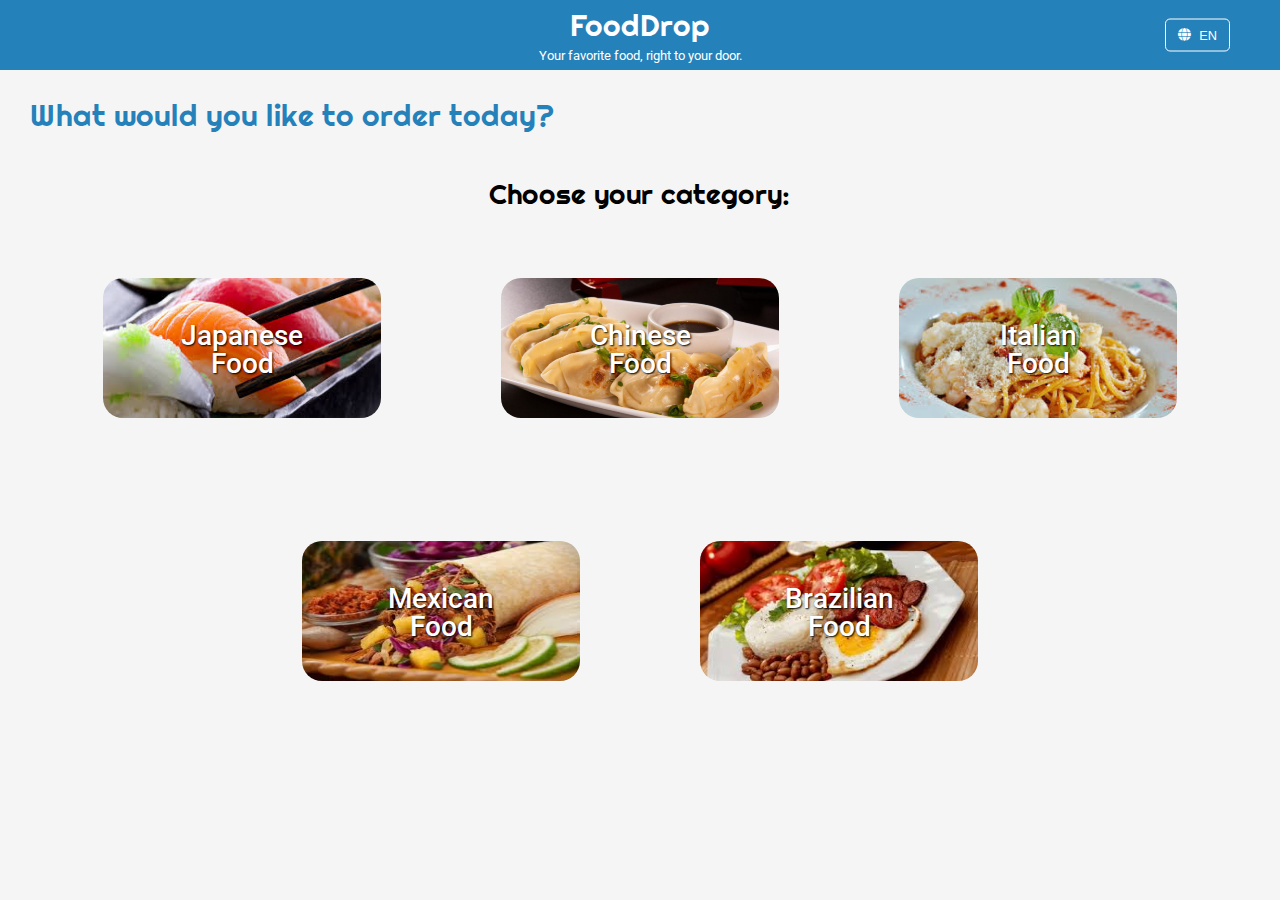
<file: index.html>
<!DOCTYPE html>
<html lang="en">
  <head>
    <meta charset="UTF-8" />
    <meta name="viewport" content="width=device-width, initial-scale=1.0" />
    <link
      rel="stylesheet"
      href="https://cdnjs.cloudflare.com/ajax/libs/font-awesome/6.5.2/css/all.min.css"
    />
    <link rel="preconnect" href="https://fonts.googleapis.com" />
    <link rel="preconnect" href="https://fonts.gstatic.com" crossorigin />
    <link
      href="https://fonts.googleapis.com/css2?family=JetBrains+Mono:ital,wght@0,100..800;1,100..800&family=Playfair+Display:ital,wght@0,400..900;1,400..900&family=Recursive:wght@300..1000&family=Righteous&family=Roboto+Mono:ital,wght@0,100..700;1,100..700&family=Roboto:ital,wght@0,100;0,300;0,400;0,500;0,700;0,900;1,100;1,300;1,400;1,500;1,700;1,900&display=swap"
      rel="stylesheet"
    />
    <link rel="stylesheet" href="reset.css" />
    <link rel="stylesheet" href="style.css" />
    <title>FoodDrop</title>
  </head>
  <body>
    <header class="main-header">
      <div>
        <h1 class="logo-title">FoodDrop</h1>
        <h3 class="tagline">Your favorite food, right to your door.</h3>
      </div>
      <div class="lang-switcher">
        <button class="lang-button" id="language-toggle">
          <i class="fas fa-globe"></i>
          <span>EN</span>
        </button>

        <div class="dropdown" id="language-menu">
          <a href="#" data-lang="en">EN</a>
          <a href="#" data-lang="pt">PT</a>
        </div>
      </div>
    </header>

    <section class="hero">
      <h1>What would you like to order today?</h1>
    </section>
    <section class="category-intro">
      <p>Choose your category:</p>
    </section>

    <section class="categories-list">
      <a class="category-card" href="category.html?type=japanese" data-category="japanese">
        <img src="images/categories/japanese.jpeg" alt="Japanese Food" />
        <span>Japanese Food</span>
      </a>
      <a class="category-card" href="category.html?type=chinese" data-category="chinese">
        <img src="images/categories/chinese.jpeg" alt="Chinese Food" />
        <span>Chinese Food</span>
      </a>
      <a class="category-card" href="category.html?type=italian" data-category="italian">
        <img src="images/categories/italian.jpeg" alt="Italian Food" />
        <span>Italian Food</span>
      </a>
      <a class="category-card" href="category.html?type=mexican" data-category="mexican">
        <img src="images/categories/mexican.jpeg" alt="Mexican Food" />
        <span>Mexican Food</span>
      </a>
      <a class="category-card" href="category.html?type=brazilian" data-category="brazilian">
        <img src="images/categories/brazilian.jpeg" alt="Brazilian Food" />
        <span>Brazilian Food</span>
      </a>
    </section>
    <script src="script.js"></script>
  </body>
</html>
</file>
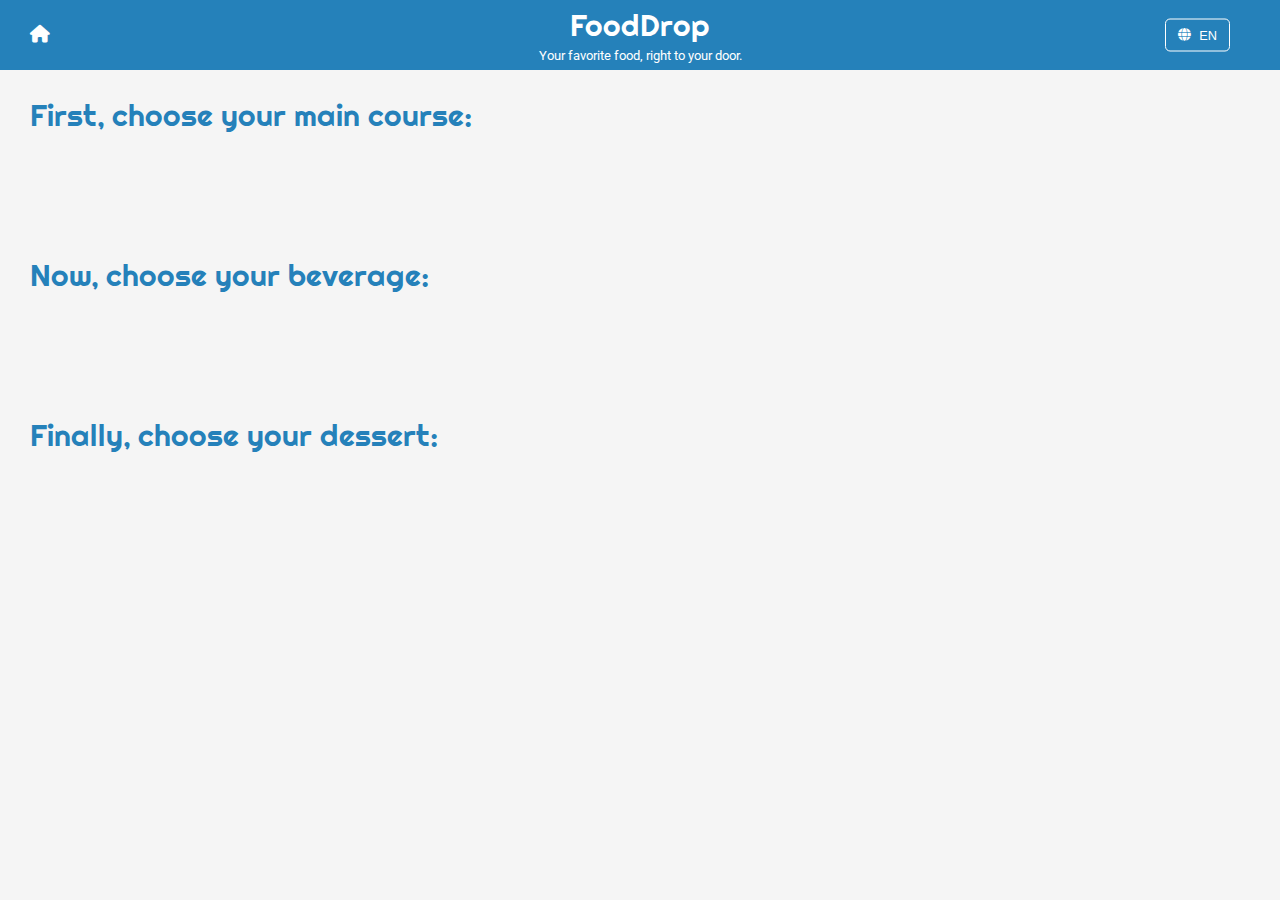
<file: category.html>
<!DOCTYPE html>
<html lang="pt-BR">
  <head>
    <meta charset="utf-8" />
    <meta name="viewport" content="width=device-width, initial-scale=1" />
    <link
      rel="stylesheet"
      href="https://cdnjs.cloudflare.com/ajax/libs/font-awesome/6.5.2/css/all.min.css"
    />
    <link rel="preconnect" href="https://fonts.googleapis.com" />
    <link rel="preconnect" href="https://fonts.gstatic.com" crossorigin />
    <link
      href="https://fonts.googleapis.com/css2?family=JetBrains+Mono:ital,wght@0,100..800;1,100..800&family=Playfair+Display:ital,wght@0,400..900;1,400..900&family=Recursive:wght@300..1000&family=Righteous&family=Roboto+Mono:ital,wght@0,100..700;1,100..700&family=Roboto:ital,wght@0,100;0,300;0,400;0,500;0,700;0,900;1,100;1,300;1,400;1,500;1,700;1,900&display=swap"
      rel="stylesheet"
    />
    <link rel="stylesheet" href="reset.css" />
    <link rel="stylesheet" href="style.css" />
    <title>FoodDrop</title>
  </head>
  <body>
    <header class="main-header">
      <a href="index.html" class="home-link">
        <i class="fa-solid fa-house"></i>
      </a>
      <div>
        <h1 class="logo-title">FoodDrop</h1>
        <h3 class="tagline">Your favorite food, right to your door.</h3>
      </div>
      <div class="lang-switcher">
        <button class="lang-button" id="language-toggle">
          <i class="fas fa-globe"></i>
          <span>EN</span>
        </button>

        <div class="dropdown" id="language-menu">
          <a href="#" data-lang="en">EN</a>
          <a href="#" data-lang="pt">PT</a>
        </div>
    </header>

    <main class="category-page">
      <section class="category-title" style="  margin-top: 100px;">
        <h1>First, choose your main course:</h1>
        <div class="menu-items" id="main-courses"></div>
      </section>

      <section class="category-title">
        <h1>Now, choose your beverage:</h1>
        <div class="menu-items" id="drinks"></div>
      </section>

      <section class="category-title">
        <h1>Finally, choose your dessert:</h1>
        <div class="menu-items" id="desserts"></div>
      </section>
    </main>

    <script src="category.js"></script>
  </body>
</html>
</file>
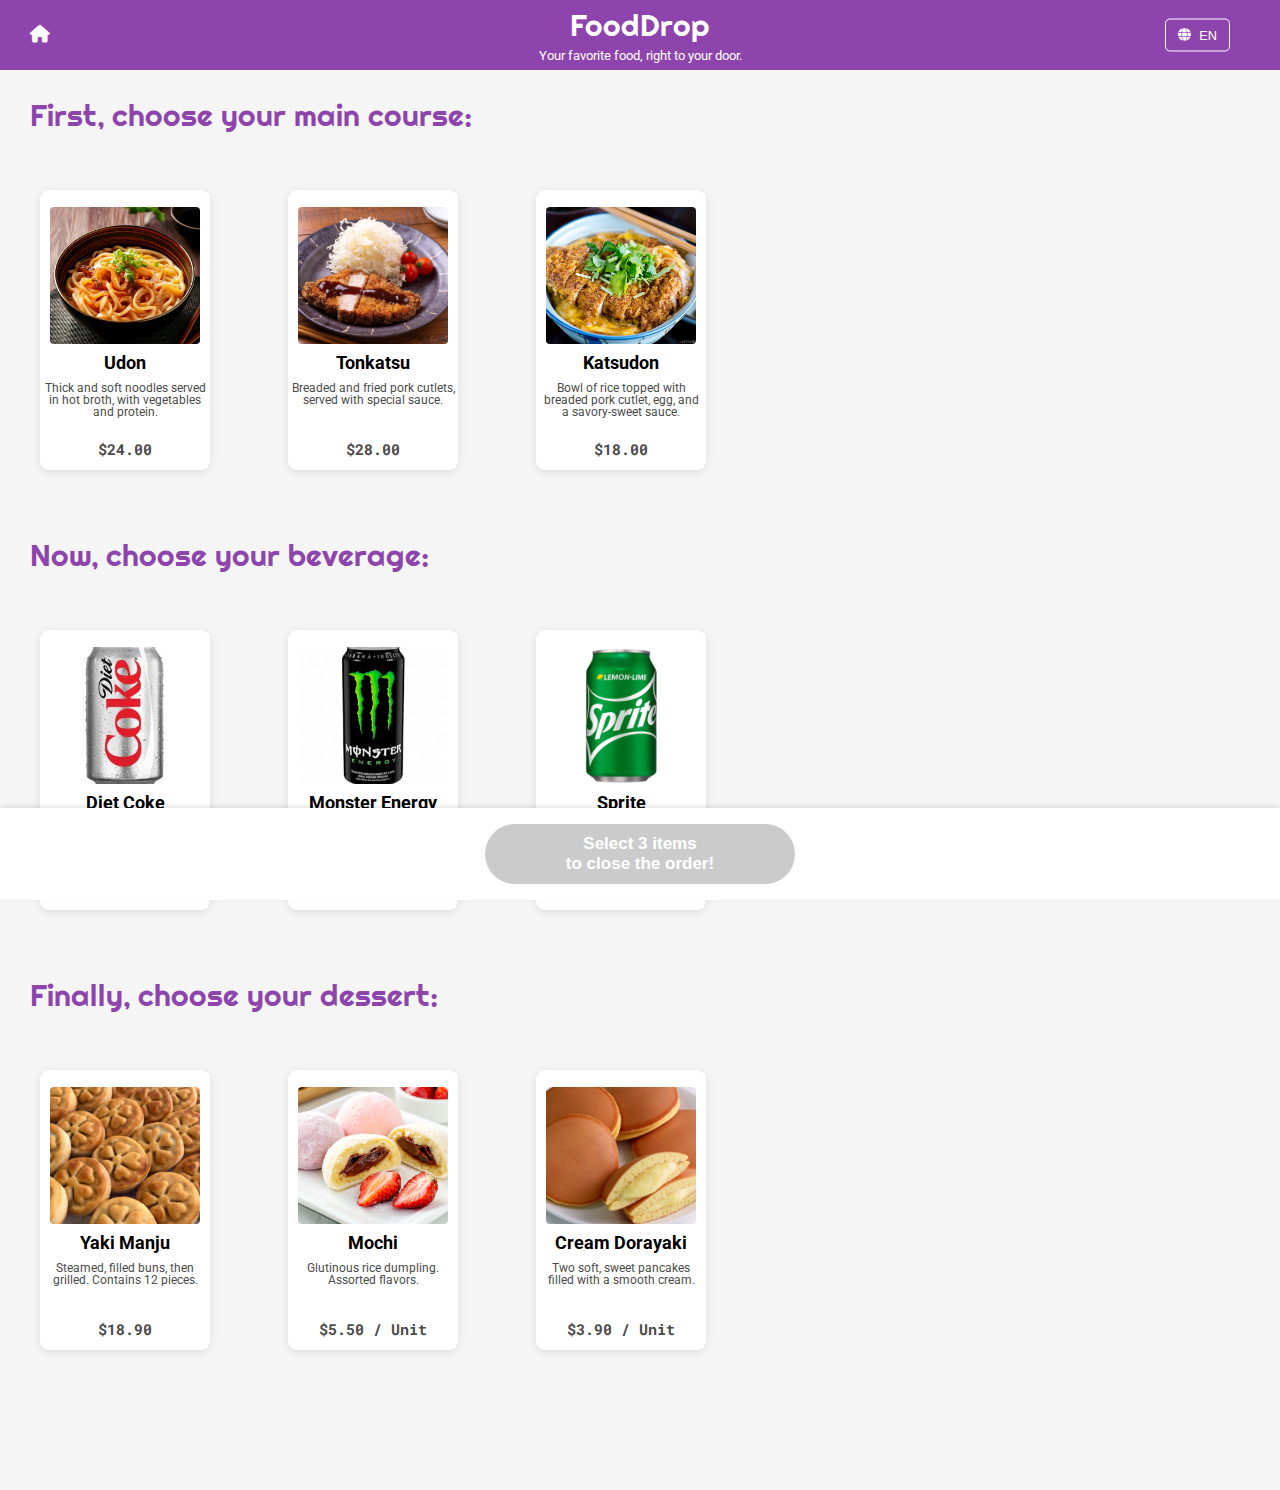
<file: frontend/category.html>
<!DOCTYPE html>
<html lang="pt-BR">
  <head>
    <meta charset="utf-8" />
    <meta name="viewport" content="width=device-width, initial-scale=1" />
    <link
      rel="stylesheet"
      href="https://cdnjs.cloudflare.com/ajax/libs/font-awesome/6.5.2/css/all.min.css"
    />
    <link rel="preconnect" href="https://fonts.googleapis.com" />
    <link rel="preconnect" href="https://fonts.gstatic.com" crossorigin />
    <link
      href="https://fonts.googleapis.com/css2?family=JetBrains+Mono:ital,wght@0,100..800;1,100..800&family=Playfair+Display:ital,wght@0,400..900;1,400..900&family=Recursive:wght@300..1000&family=Righteous&family=Roboto+Mono:ital,wght@0,100..700;1,100..700&family=Roboto:ital,wght@0,100;0,300;0,400;0,500;0,700;0,900;1,100;1,300;1,400;1,500;1,700;1,900&display=swap"
      rel="stylesheet"
    />
    <link rel="stylesheet" href="reset.css" />
    <link rel="stylesheet" href="style.css" />
    <title>FoodDrop</title>
  </head>
  <body>
    <header class="main-header">
      <a href="index.html" class="home-link">
        <i class="fa-solid fa-house"></i>
      </a>
      <div>
        <h1 class="logo-title">FoodDrop</h1>
        <h3 class="tagline">Your favorite food, right to your door.</h3>
      </div>
      <div class="lang-switcher">
        <button class="lang-button" id="language-toggle">
          <i class="fas fa-globe"></i>
          <span>EN</span>
        </button>

        <div class="dropdown" id="language-menu">
          <a href="#" data-lang="en">EN</a>
          <a href="#" data-lang="pt">PT</a>
        </div>
    </header>

    <main class="category-page">
      <section class="category-title" style="  margin-top: 100px;">
        <h1>First, choose your main course:</h1>
        <div class="menu-items" id="main-courses"></div>
      </section>

      <section class="category-title">
        <h1>Now, choose your beverage:</h1>
        <div class="menu-items" id="drinks"></div>
      </section>

      <section class="category-title" style="margin-bottom: 100px;">
        <h1>Finally, choose your dessert:</h1>
        <div class="menu-items" id="desserts"></div>
      </section>
    </main>

    <div class="checkout-container">
        <div class="checkout-button" disabled onclick="verifyOrder()">
            <button class="disabled" id="checkout-button-text">Select 3 items<br>to close the order!</button>
        </div>
    </div>

    <div id="information-modal" class="hidden information-modal-backdrop">
        <div class="confirmation-box">
            <h1 id="confirm-order-title" style="margin-bottom:25px;">Confirm your order</h1>
            <ul id="order-details">
            </ul>
            <p id="order-total" style="margin-top: 12px"><strong>Total: $0.00</strong></p> 
            <a href="#" class="confirm-order-button" style="margin-top: 20px;" onclick="confirmOrder()">Confirm and Place Order!</a>
            <button class="cancel-button" onclick="cancelOrder()">Cancel order</button> 
        </div>
    </div>

    <script src="category.js"></script>
  </body>
</html>
</file>
<file: style.css>
body {
  background-color: #f5f5f5;
  font-family: Arial, sans-serif;
  color: #333;
  margin: 0;
  padding: 0;
  height: auto;
}

.main-header {
  background-color: #2581ba;
  width: 100vw;
  height: 70px;
  position: fixed;
  top: 0;
  left: 0;
  z-index: 1000;
}

.logo-title {
  font-family: Righteous;
  font-size: 30px;
  color: white;
  display: flex;
  justify-content: center;
  margin-top: 10px;
}

.tagline {
  font-family: "Roboto", sans-serif;
  font-size: 13px;
  color: white;
  display: flex;
  justify-content: center;
  margin-top: 9px;
}

.lang-switcher {
  position: relative;
  display: flex;
  position: absolute;
  right: 50px;
  top: 50%;
  transform: translateY(-50%);
}

.lang-button {
  background-color: transparent;
  color: white;
  border: 1px solid white;
  padding: 8px 12px;
  cursor: pointer;
  border-radius: 5px;
  font-size: 0.8rem;
  display: flex;
  align-items: center;
}

.lang-button i {
  margin-right: 8px;
}

.dropdown {
  display: none;
  position: absolute;
  top: 100%;
  right: 0;
  background-color: #333;
  min-width: 80px;
  border-radius: 5px;
  box-shadow: 0 4px 8px rgba(0, 0, 0, 0.2);
  padding: 5px 0;
  text-align: center;
}

.dropdown a {
  color: white;
  padding: 10px;
  text-decoration: none;
  display: block;
  font-size: 0.8rem;
}

.dropdown a:hover {
  background-color: #555;
}

.hero h1 {
  color: #2581ba;
  text-align: left;
  font-family: Righteous;
  font-size: 30px;
  margin-left: 30px;
  margin-top: 100px;
}

.category-intro p {
  color: black;
  font-family: Righteous;
  text-align: center;
  font-size: 28px;
  margin-top: 50px;
}

.categories-list {
  display: flex;
  flex-wrap: wrap;
  justify-content: center;
  gap: 120px;
  margin-top: 70px;
  margin-left: 25px;
  margin-right: 25px;
  margin-bottom: 70px;
}

.category-card {
  border: none;
  background: none;
  cursor: pointer;
  text-align: center;
  position: relative;
}

.category-card img {
  width: 278px;
  height: 140px;
  border-radius: 20px;
  filter: brightness(1);
  transition: filter 0.5s ease, transform 0.5s ease;
}

.category-card span {
  position: absolute;
  top: 50%;
  left: 50%;
  transform: translate(-50%, -50%);
  color: white;
  font-family: "Roboto", sans-serif;
  font-weight: 500;
  font-size: 28px;
  z-index: 2;
  text-shadow: 1px 1px 2px #000;
}

.category-card:hover img {
  filter: brightness(0.7);
  transform: scale(1.05);
}

.home-link {
  position: absolute;
  top: 25px;
  left: 30px;
  font-size: 1.1rem;
  color: #fff;
  text-decoration: none;
  transition: transform 0.2s ease, opacity 0.2s ease;
}

.home-link:hover {
  transform: scale(1.1);
  opacity: 0.8;
}

.category-title h1 {
  color: #2581ba;
  text-align: left;
  font-family: Righteous;
  font-size: 30px;
  margin-left: 30px;
  margin-top: 30px;
}

.menu-items {
  display: flex;
  justify-content: start;
  gap: 78px;
  padding: 40px;
  margin-top: 20px;
}

.card {
  background-color: white;
  border-radius: 9px;
  box-shadow: 0 2px 8px rgba(0, 0, 0, 0.1);
  width: 170px;
  min-height: 280px;
  box-sizing: border-box;
  min-width: 170px;
  border: 3px solid transparent;
  display: flex;
  flex-direction: column;
  align-items: center;
  justify-content: flex-start;
  padding-bottom: 10px;
}

.card:hover {
  z-index: 0;
  transform: scale(1.05);
}

.card img {
  width: 150px;
  height: 137px;
  object-fit: cover;
  border-radius: 4px;
  margin-top: 14px;
}

.card h2 {
  font-family: "Roboto", sans-serif;
  font-weight: bold;
  font-size: 18px;
  color: black;
  text-align: center;
  margin: 10px 0 10px;
}

.card p {
  font-family: "Roboto", sans-serif;
  font-size: 12px;
  color: #4b4b4b;
  padding-left: 5px;
  padding-right: 5px;
  margin-bottom: 10px;
  text-align: center;
  width: 100%;
  flex-grow: 1;
  display: flex;
  flex-direction: column;
  justify-content: flex-start;
}

.card .price {
  display: block;
  font-family: "Roboto Mono", monospace;
  font-size: 15px;
  color: #4b4b4b;
  font-weight: bold;
}

.card.selected {
  border: 3px solid #2581ba;
  box-shadow: 0 4px 15px rgba(37, 129, 186, 0.5);
  transform: scale(1.02);
}

.checkout-container {
  display: flex;
  justify-content: center;
  align-items: center;
  width: 100%;
  height: 92px;
  background-color: #ffffff;
  position: fixed;
  bottom: 0;
  left: 0;
  right: 0;
  z-index: 1000;
  box-shadow: 0 -2px 5px rgba(0, 0, 0, 0.1);
}

.checkout-button {
  cursor: pointer;
  text-align: center;
}

#checkout-button-text {
  width: 310px;
  height: 60px;
  border-radius: 50px;
  border: none;
  font-size: 17px;
  font-weight: bold;
  display: flex;
  justify-content: center;
  align-items: center;
  padding: 0 20px;
  line-height: 1.2;
  transition: background-color 0.3s ease;
}

#checkout-button-text.disabled {
  background-color: #cbcbcb;
  color: #ffffff;
}

#checkout-button-text.enabled {
  background-color: #2581ba;
  color: white;
}

#information-modal {
  display: flex;
  justify-content: center;
  align-items: center;
  position: fixed;
  z-index: 2000;
  top: 0;
  left: 0;
  right: 0;
  bottom: 0;
  background-color: rgba(255, 255, 255, 0.8);
}

.hidden {
  display: none !important;
}

.confirmation-box {
  width: 310px;
  padding: 20px 0;
  border-radius: 9px;
  background-color: #2581ba;
  box-shadow: 0 4px 15px rgba(0, 0, 0, 0.4);
  box-sizing: border-box;
  display: flex;
  flex-direction: column;
  align-items: center;
}

.confirmation-box h1#confirm-order-title {
  font-family: Roboto, sans-serif;
  font-size: 22px;
  font-weight: 700;
  color: white;
  margin: 10px 0 20px;
  text-align: center;
}

#order-details {
  padding: 0 20px;
  width: 100%;
  box-sizing: border-box;
}

.item-detail {
  font-family: Roboto, sans-serif;
  font-size: 18px;
  color: white;
  margin-bottom: 5px;
  display: flex;
  justify-content: space-between;
  align-items: flex-end;
  padding: 0 5px;
}

.item-detail .detail-name {
  word-break: break-word;
  margin-right: 10px;
  text-align: left;
  flex-grow: 1;
}

.item-detail .detail-price {
    white-space: nowrap; 
    text-align: right;
}

#order-total {
    font-family: Roboto, sans-serif;
    font-size: 21px;
    font-weight: 600;
    color: white;
    text-align: center;
    margin: 20px 0;
}

.confirm-order-button {
  display: block;
  text-align: center;
  text-decoration: none;
  font-family: Roboto, sans-serif;
  font-size: 20px;
  font-weight: 700;
  color: #2581ba;
  width: 280px;
  height: 45px;
  background-color: #ffffff;
  border-radius: 100px;
  padding-top: 5px;
  line-height: 40px;
  margin-top: 15px;
}

.cancel-button {
  font-family: Roboto, sans-serif;
  font-size: 18px;
  font-weight: 700;
  background: none;
  border: none;
  color: #ffffff;
  cursor: pointer;
  margin-top: 15px;
  text-decoration: underline;
}
</file>
<file: frontend/style.css>
body {
  background-color: #f5f5f5;
  font-family: Arial, sans-serif;
  color: #333;
  margin: 0;
  padding: 0;
  height: auto;
}

.main-header {
  background-color: #8e44ad;
  width: 100vw;
  height: 70px;
  position: fixed;
  top: 0;
  left: 0;
  z-index: 1000;
}

.logo-title {
  font-family: Righteous, sans-serif;
  font-size: 30px;
  color: white;
  display: flex;
  justify-content: center;
  margin-top: 10px;
}

.tagline {
  font-family: "Roboto", sans-serif;
  font-size: 13px;
  color: white;
  display: flex;
  justify-content: center;
  margin-top: 9px;
}

.lang-switcher {
  display: flex;
  position: absolute;
  right: 50px;
  top: 50%;
  transform: translateY(-50%);
}

.lang-button {
  background-color: transparent;
  color: white;
  border: 1px solid white;
  padding: 8px 12px;
  cursor: pointer;
  border-radius: 5px;
  font-size: 0.8rem;
  display: flex;
  align-items: center;
}

.lang-button i {
  margin-right: 8px;
}

.dropdown {
  display: none;
  position: absolute;
  top: 100%;
  right: 0;
  background-color: #8e44ad;
  min-width: 80px;
  border-radius: 5px;
  box-shadow: 0 4px 8px rgba(0, 0, 0, 0.2);
  padding: 5px 0;
  text-align: center;
}

.dropdown a {
  color: white;
  padding: 10px;
  text-decoration: none;
  display: block;
  font-size: 0.8rem;
}

.dropdown a:hover {
  background-color: #ac11db;
}

.hero h1 {
  color: #8e44ad;
  text-align: left;
  font-family: Righteous, sans-serif;
  font-size: 30px;
  margin-left: 30px;
  margin-top: 100px;
}

.category-intro p {
  color: black;
  font-family: Righteous, sans-serif;
  text-align: center;
  font-size: 28px;
  margin-top: 50px;
}

.categories-list {
  display: flex;
  flex-wrap: wrap;
  justify-content: center;
  gap: 120px;
  margin-top: 70px;
  margin-left: 25px;
  margin-right: 25px;
  margin-bottom: 70px;
}

.category-card {
  border: none;
  background: none;
  cursor: pointer;
  text-align: center;
  position: relative;
}

.category-card img {
  width: 278px;
  height: 140px;
  border-radius: 20px;
  filter: brightness(1);
  transition: filter 0.5s ease, transform 0.5s ease;
}

.category-card span {
  position: absolute;
  top: 50%;
  left: 50%;
  transform: translate(-50%, -50%);
  color: white;
  font-family: "Roboto", sans-serif;
  font-weight: 500;
  font-size: 28px;
  z-index: 2;
  text-shadow: 1px 1px 2px #000;
}

.category-card:hover img {
  filter: brightness(0.7);
  transform: scale(1.05);
}

.home-link {
  position: absolute;
  top: 25px;
  left: 30px;
  font-size: 1.1rem;
  color: #fff;
  text-decoration: none;
  transition: transform 0.2s ease, opacity 0.2s ease;
}

.home-link:hover {
  transform: scale(1.1);
  opacity: 0.8;
}

.category-title h1 {
  color: #8e44ad;
  text-align: left;
  font-family: Righteous, sans-serif;
  font-size: 30px;
  margin-left: 30px;
  margin-top: 30px;
}

.menu-items {
  display: flex;
  justify-content: start;
  gap: 78px;
  padding: 40px;
  margin-top: 20px;
}

.card {
  background-color: white;
  border-radius: 9px;
  box-shadow: 0 2px 8px rgba(0, 0, 0, 0.1);
  width: 170px;
  min-height: 280px;
  box-sizing: border-box;
  min-width: 170px;
  border: 3px solid transparent;
  display: flex;
  flex-direction: column;
  align-items: center;
  justify-content: flex-start;
  padding-bottom: 10px;
}

.card:hover {
  z-index: 0;
  transform: scale(1.05);
}

.card img {
  width: 150px;
  height: 137px;
  object-fit: cover;
  border-radius: 4px;
  margin-top: 14px;
}

.card h2 {
  font-family: "Roboto", sans-serif;
  font-weight: bold;
  font-size: 18px;
  color: black;
  text-align: center;
  margin: 10px 0 10px;
}

.card p {
  font-family: "Roboto", sans-serif;
  font-size: 12px;
  color: #4b4b4b;
  padding-left: 5px;
  padding-right: 5px;
  margin-bottom: 10px;
  text-align: center;
  width: 100%;
  flex-grow: 1;
  display: flex;
  flex-direction: column;
  justify-content: flex-start;
}

.card .price {
  display: block;
  font-family: "Roboto Mono", monospace;
  font-size: 15px;
  color: #4b4b4b;
  font-weight: bold;
}

.card.selected {
  border: 3px solid #8e44ad;
  box-shadow: 0 4px 15px rgba(37, 129, 186, 0.5);
  transform: scale(1.02);
}

.checkout-container {
  display: flex;
  justify-content: center;
  align-items: center;
  width: 100%;
  height: 92px;
  background-color: #ffffff;
  position: fixed;
  bottom: 0;
  left: 0;
  right: 0;
  z-index: 1000;
  box-shadow: 0 -2px 5px rgba(0, 0, 0, 0.1);
}

.checkout-button {
  cursor: pointer;
  text-align: center;
}

#checkout-button-text {
  width: 310px;
  height: 60px;
  border-radius: 50px;
  border: none;
  font-size: 17px;
  font-weight: bold;
  display: flex;
  justify-content: center;
  align-items: center;
  padding: 0 20px;
  line-height: 1.2;
  transition: background-color 0.3s ease;
}

#checkout-button-text.disabled {
  background-color: #cbcbcb;
  color: white;
}

#checkout-button-text.enabled {
  background-color: #8e44ad;
  color: white;
}

#information-modal {
  display: flex;
  justify-content: center;
  align-items: center;
  position: fixed;
  z-index: 2000;
  top: 0;
  left: 0;
  right: 0;
  bottom: 0;
  background-color: rgba(255, 255, 255, 0.8);
}

.hidden {
  display: none !important;
}

.confirmation-box {
  width: 310px;
  padding: 20px 0;
  border-radius: 9px;
  background-color: #8e44ad;
  box-shadow: 0 4px 15px rgba(0, 0, 0, 0.4);
  box-sizing: border-box;
  display: flex;
  flex-direction: column;
  align-items: center;
}

.confirmation-box h1#confirm-order-title {
  font-family: Roboto, sans-serif;
  font-size: 22px;
  font-weight: 700;
  color: white;
  margin: 10px 0 20px;
  text-align: center;
}

#order-details {
  padding: 0 20px;
  width: 100%;
  box-sizing: border-box;
}

.item-detail {
  font-family: Roboto, sans-serif;
  font-size: 18px;
  color: white;
  margin-bottom: 5px;
  display: flex;
  justify-content: space-between;
  align-items: flex-end;
  padding: 0 5px;
}

.item-detail .detail-name {
  word-break: break-word;
  margin-right: 10px;
  text-align: left;
  flex-grow: 1;
}

.item-detail .detail-price {
  white-space: nowrap;
  text-align: right;
}

#order-total {
  font-family: Roboto, sans-serif;
  font-size: 21px;
  font-weight: 600;
  color: white;
  text-align: center;
  margin: 20px 0;
}

.confirm-order-button {
  display: block;
  text-align: center;
  text-decoration: none;
  font-family: Roboto, sans-serif;
  font-size: 20px;
  font-weight: 700;
  color: #8e44ad;
  width: 280px;
  height: 45px;
  background-color: white;
  border-radius: 100px;
  padding-top: 5px;
  line-height: 40px;
  margin-top: 15px;
}

.cancel-button {
  font-family: Roboto, sans-serif;
  font-size: 18px;
  font-weight: 700;
  background: none;
  border: none;
  color: #ffffff;
  cursor: pointer;
  margin-top: 15px;
  text-decoration: underline;
}

@media (max-width: 550px) {
  .hero h1 {
    margin-top: 100px;
    margin-left: 20px;
    font-size: 1.9rem;
  }

  .category-title h1 {
    margin-top: 10px;
    margin-left: 20px;
    font-size: 1.5rem;
  }

  .tagline {
    font-size: 0.9rem;
  }

  .lang-switcher {
    right: 10px;
  }

  .lang-button {
    padding: 5px 8px;
    font-size: 0.8rem;
  }

  .categories-list {
    gap: 20px;
    margin-top: 40px;
  }

  .category-card {
    width: 90%;
    max-width: 350px;
    margin-bottom: 30px;
  }

  .category-card img {
    height: 150px;
  }

  .menu-items {
    display: flex;
    flex-wrap: nowrap;
    overflow-x: auto;
    padding: 10px 20px;
    gap: 20px;
    margin-top: 30px;
    margin-bottom: 40px;
  }

  .card {
    width: 170px;
    min-width: 190px;
    box-sizing: border-box;
    padding-bottom: 10px;
  }

  .card img {
    width: 150px;
    height: 150px;
    padding: 0;
  }

  .card h2 {
    font-size: 1.1em;
    margin: 20px 0;
  }

  .card p {
    font-size: 0.9em;
    padding: 15px;
    padding-right: 15px;
    box-sizing: border-box;
  }

  .card .price {
    font-size: 1em;
    margin-bottom: 5px;
    display: block;
  }

  .checkout-container {
    height: 70px;
  }

  #checkout-button-text {
    width: 100%;
    height: 45px;
    font-size: 18px;
    padding: 25px;
  }

  .confirmation-box {
    width: 80%;
  }

  .confirmation-box h1#confirm-order-title {
    font-size: 21px;
    padding-bottom: 5px;
  }
  .item-detail {
    font-size: 19px;
    padding-bottom: 8px;
  }
}

@media (min-width: 551px) and (max-width: 800px) {
  .menu-items {
    justify-content: start;
    flex-wrap: nowrap;
    overflow-x: auto;
    -webkit-overflow-scrolling: touch;
    padding: 30px 20px;
    gap: 30px;
  }

  .card {
    min-width: 200px;
    width: 200px;
  }
}
</file>
